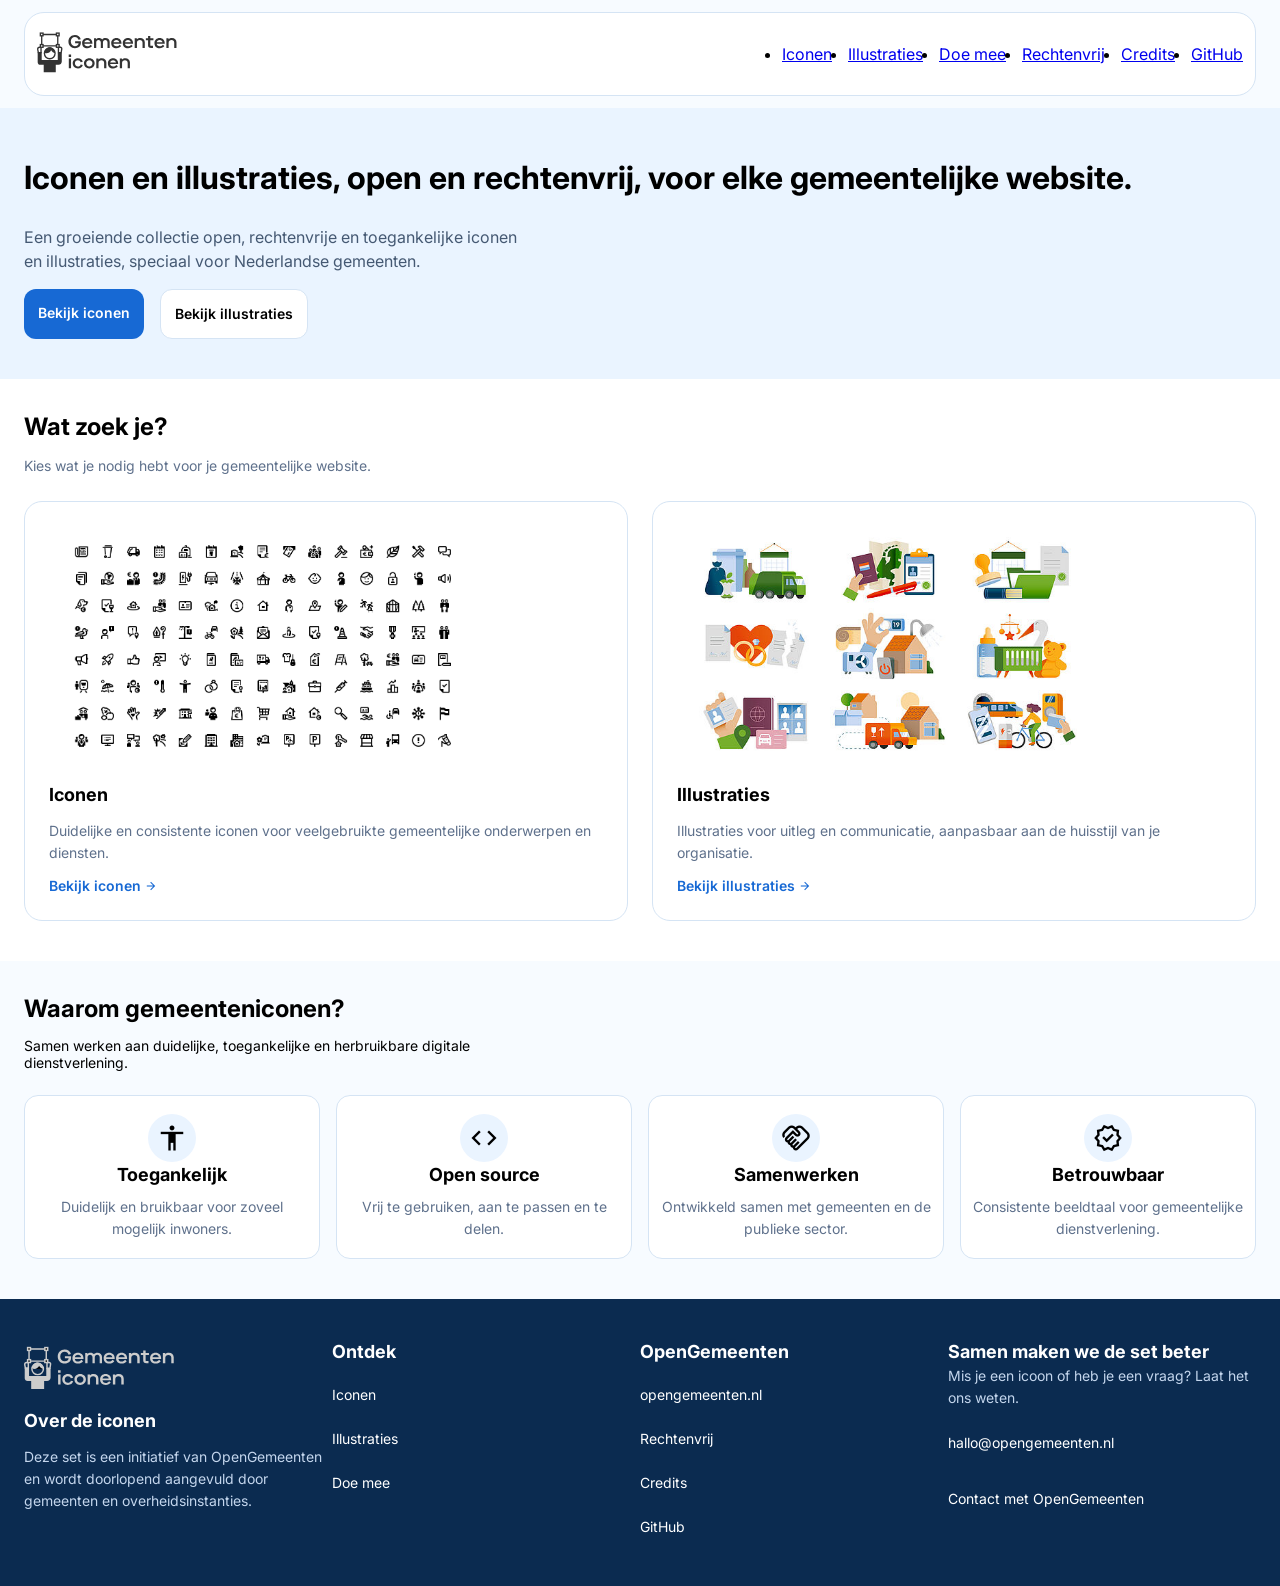
<file: index.html>
<!DOCTYPE html>
<html lang="nl">
    <head>
        <meta charset="UTF-8">
        <meta name="viewport" content="width=device-width, initial-scale=1.0">
        <title>Homepage</title>
        
        <!-- Algemene styling (laadt altijd en op elk apparaat) -->
        <link rel="stylesheet" href="styles/style.css">

        <!-- Styling van de homepagina-->
        <link rel="stylesheet" href="styles/homepagina.css">

        <!-- Material Symbols: zoekicoon, hamburgermenu, sluitknop, pijltje vooruit, toegankelijkheid, open source, samenwerken en betrouwbaar -->
        <link rel="stylesheet" href="https://fonts.googleapis.com/css2?family=Material+Symbols+Outlined:opsz,wght,FILL,GRAD@24,400,0,0&icon_names=accessibility,arrow_forward,close,code,handshake,menu,search,verified">

        <link rel="icon" href="assets/logo.svg">
        <script defer src="scripts/script.js"></script>
    </head>


    <body>
        <header>
            <a href="index.html"><img  class="logo" src="assets/logo.svg" alt="logo-gemeenteniconen"></a>
            <button class="hamburger-menu"><span class="material-symbols-outlined">menu</span></button>
            <nav class="nav">
                <ul>
                    <li><a href="iconen.html">Iconen</a></li>
                    <li><a href="#Illustraties">Illustraties</a></li>
                    <li><a href="#Doe-mee">Doe mee</a></li>
                    <li><a href="#Rechtenvrij">Rechtenvrij</a></li>
                    <li><a href="#credits">Credits</a></li>
                    <li><a class="github" href="https://github.com/OpenGemeenten/Iconenset/">GitHub</a></li>
                </ul>
                <button class="close-menu"><span class="material-symbols-outlined">close</span></button>
            </nav>
        </header>

        <main>
            <section class="hero-banner">
                <h1>Iconen en illustraties, open en rechtenvrij, voor elke gemeentelijke website.</h1>
                <p>Een groeiende collectie open, rechtenvrije en toegankelijke iconen en illustraties, speciaal voor Nederlandse gemeenten.</p>
                <div class="hero-knoppen">
                    <a class="primaire-knop" href="iconen.html">Bekijk iconen</a>
                    <a class="secundaire-knop" href="#Illustraties">Bekijk illustraties</a>   
                </div>
            </section>

        <section class="wat-zoek-je">
                <h2>Wat zoek je?</h2>
                <p>Kies wat je nodig hebt voor je gemeentelijke website.</p>
                
                <div class="keuze-kaarten">    
                    <div class="keuze-kaart">
                        <div class="keuze-kaart-afbeelding">
                            <img src="assets/iconenset-overzicht.png" alt="iconenset-overzicht"> 
                        </div>
                        <h3>Iconen</h3>
                        <p>Duidelijke en consistente iconen voor veelgebruikte gemeentelijke onderwerpen en diensten.</p>
                        <a href="iconen.html">Bekijk iconen<span class="material-symbols-outlined">arrow_forward</span></a>
                    </div>
                    
                    <div class="keuze-kaart">
                        <div class="keuze-kaart-afbeelding">
                            <img src="assets/illustraties.jpg" alt="illustraties-overzicht">
                        </div>
                        <h3>Illustraties</h3>
                        <p>Illustraties voor uitleg en communicatie, aanpasbaar aan de huisstijl van je organisatie.</p>
                        <a href="#illustraties">Bekijk illustraties<span class="material-symbols-outlined">arrow_forward</span></a>
                    </div>
                </div>
            </section>

            <section class="waarom-gemeenteiconen">
                <h2>Waarom gemeenteniconen?</h2>
                <p>Samen werken aan duidelijke, toegankelijke en herbruikbare digitale dienstverlening.</p>
                <div class="voordeel-kaarten">
                    <div class="voordeel-kaart">
                        <span class="material-symbols-outlined">accessibility</span>
                        <h3>Toegankelijk</h3>
                        <p>Duidelijk en bruikbaar voor zoveel mogelijk inwoners.</p>
                    </div>

                    <div class="voordeel-kaart">
                        <span class="material-symbols-outlined">code</span>
                        <h3>Open source</h3>
                        <p>Vrij te gebruiken, aan te passen en te delen.</p>
                    </div>

                    <div class="voordeel-kaart">
                        <span class="material-symbols-outlined">handshake</span>
                        <h3>Samenwerken</h3>
                        <p>Ontwikkeld samen met gemeenten en de publieke sector.</p>
                    </div>

                    <div class="voordeel-kaart">
                        <span class="material-symbols-outlined">verified</span>
                        <h3>Betrouwbaar</h3>
                        <p>Consistente beeldtaal voor gemeentelijke dienstverlening.</p>
                    </div>
                </div>
            </section>
        </main>

        <footer>
            <div class="over-iconen">
            <img class="logo-footer" src="assets/logo.svg" alt="logo-footer">
            <h3>Over de iconen</h3>
                <p>Deze set is een initiatief van OpenGemeenten en wordt doorlopend aangevuld door gemeenten en overheidsinstanties. </p> 
            </div>
            
            <div class="ontdek-blok">
                <h3>Ontdek</h3> 
                <ul class="ontdek">
                    <li> <a href="iconen.html">Iconen</a></li>
                    <li><a href="#Illustraties">Illustraties</a></li>
                    <li><a href="#Doe-mee">Doe mee</a></li>
                </ul>
            </div>

            <div class="informatie-blok">
                <h3>OpenGemeenten</h3>
                <ul class="informatie">
                    <li><a href="https://www.opengemeenten.nl/">opengemeenten.nl</a></li>
                    <li><a href="#Rechtenvrij">Rechtenvrij</a></li>
                    <li><a href="#credits">Credits</a></li>
                    <li><a class="github" href="https://github.com/OpenGemeenten/Iconenset/">GitHub</a></li>
                </ul>
            </div>
                
            <div class="contact-blok">
                <h3>Samen maken we de set beter</h3>
                <p class="contact-tekst">Mis je een icoon of heb je een vraag? Laat het ons weten.</p>
                <p class="mail-link"><a href="mailto:hallo@opengemeenten.nl">hallo@opengemeenten.nl</a></p>
                <p class="contact-link"><a href="https://www.opengemeenten.nl/contact">Contact met OpenGemeenten</a></p>
            </div>
        </footer>
    </body>
</html>
</file>
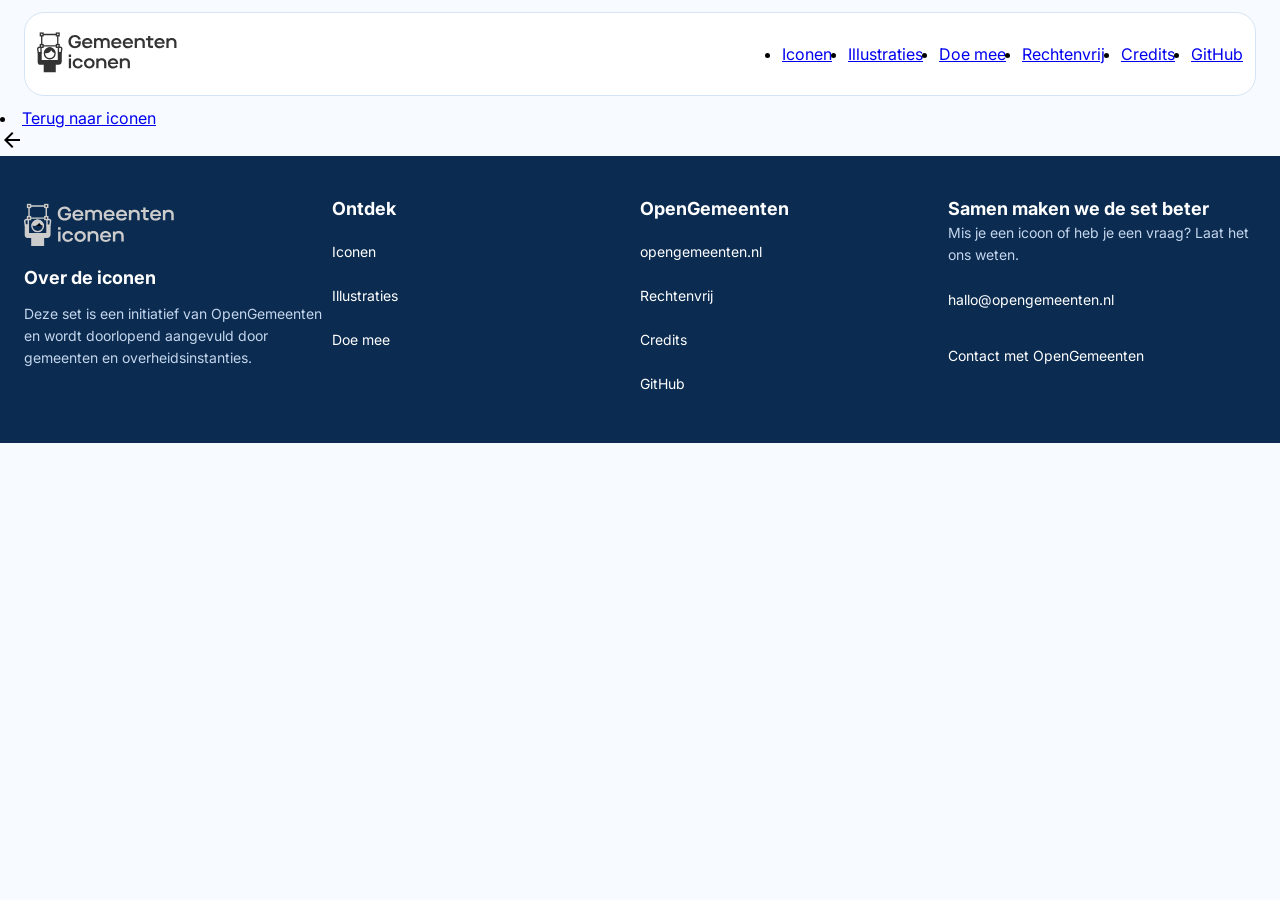
<file: detailpagina-iconen.html>
<!DOCTYPE html>
<html lang="nl">
    <head>
        <meta charset="UTF-8">
        <meta name="viewport" content="width=device-width, initial-scale=1.0">
        <title>Icoon detail</title>
        
        <!-- Algemene styling (laadt altijd en op elk apparaat) -->
        <link rel="stylesheet" href="styles/style.css">
        
        <!-- Material Symbols: zoekicoon, hamburgermenu, sluitknop, pijltje vooruit, toegankelijkheid, open source, samenwerken en betrouwbaar -->
        <link rel="stylesheet" href="https://fonts.googleapis.com/css2?family=Material+Symbols+Outlined:opsz,wght,FILL,GRAD@24,400,0,0&icon_names=accessibility,arrow_forward,close,code,handshake,menu,search,verified">
        
        <link rel="icon" href="assets/logo.svg">
        <script defer src="scripts/script.js"></script>
    </head>
    
    
    <body>
        <header>
            <a href="index.html"><img  class="logo" src="assets/logo.svg" alt="logo-gemeenteniconen"></a>
            <button class="hamburger-menu"><span class="material-symbols-outlined">menu</span></button>
            <nav class="nav">
                <ul>
                    <li><a href="iconen.html">Iconen</a></li>
                    <li><a href="#Illustraties">Illustraties</a></li>
                    <li><a href="#Doe-mee">Doe mee</a></li>
                    <li><a href="#Rechtenvrij">Rechtenvrij</a></li>
                    <li><a href="#credits">Credits</a></li>
                    <li><a class="github" href="https://github.com/OpenGemeenten/Iconenset/">GitHub</a></li>
                </ul>
                <button class="close-menu"><span class="material-symbols-outlined">close</span></button>
            </nav>
        </header>

        <main>
            <li> <a href="iconen.html">Terug naar iconen</a></li>
            <span class="material-symbols-outlined">arrow_back</span>
        
        </main>

        <footer>
            <div class="over-iconen">
            <img class="logo-footer" src="assets/logo.svg" alt="logo-footer">
            <h3>Over de iconen</h3>
            <p>Deze set is een initiatief van OpenGemeenten en wordt doorlopend aangevuld door gemeenten en overheidsinstanties. </p> 
            </div>
            
            <div class="ontdek-blok">
                <h3>Ontdek</h3> 
                <ul class="ontdek">
                    <li> <a href="iconen.html">Iconen</a></li>
                    <li><a href="#Illustraties">Illustraties</a></li>
                    <li><a href="#Doe mee">Doe mee</a></li>
                </ul>
            </div>

            <div class="informatie-blok">
                <h3>OpenGemeenten</h3>
                <ul class="informatie">
                    <li><a href="https://www.opengemeenten.nl/">opengemeenten.nl</a></li>
                    <li><a href="#Rechtenvrij">Rechtenvrij</a></li>
                    <li><a href="#credits">Credits</a></li>
                    <li><a class="github" href="https://github.com/OpenGemeenten/Iconenset/">GitHub</a></li>
                </ul>
            </div>
                
            <div class="contact-blok">
                <h3>Samen maken we de set beter</h3>
                <p class="contact-tekst">Mis je een icoon of heb je een vraag? Laat het ons weten.</p>
                <p class="mail-link"><a href="mailto:hallo@opengemeenten.nl">hallo@opengemeenten.nl</a></p>
                <p class="contact-link"><a href="https://www.opengemeenten.nl/contact">Contact met OpenGemeenten</a></p>
            </div>
            </footer>



    </body>
</html>
</file>
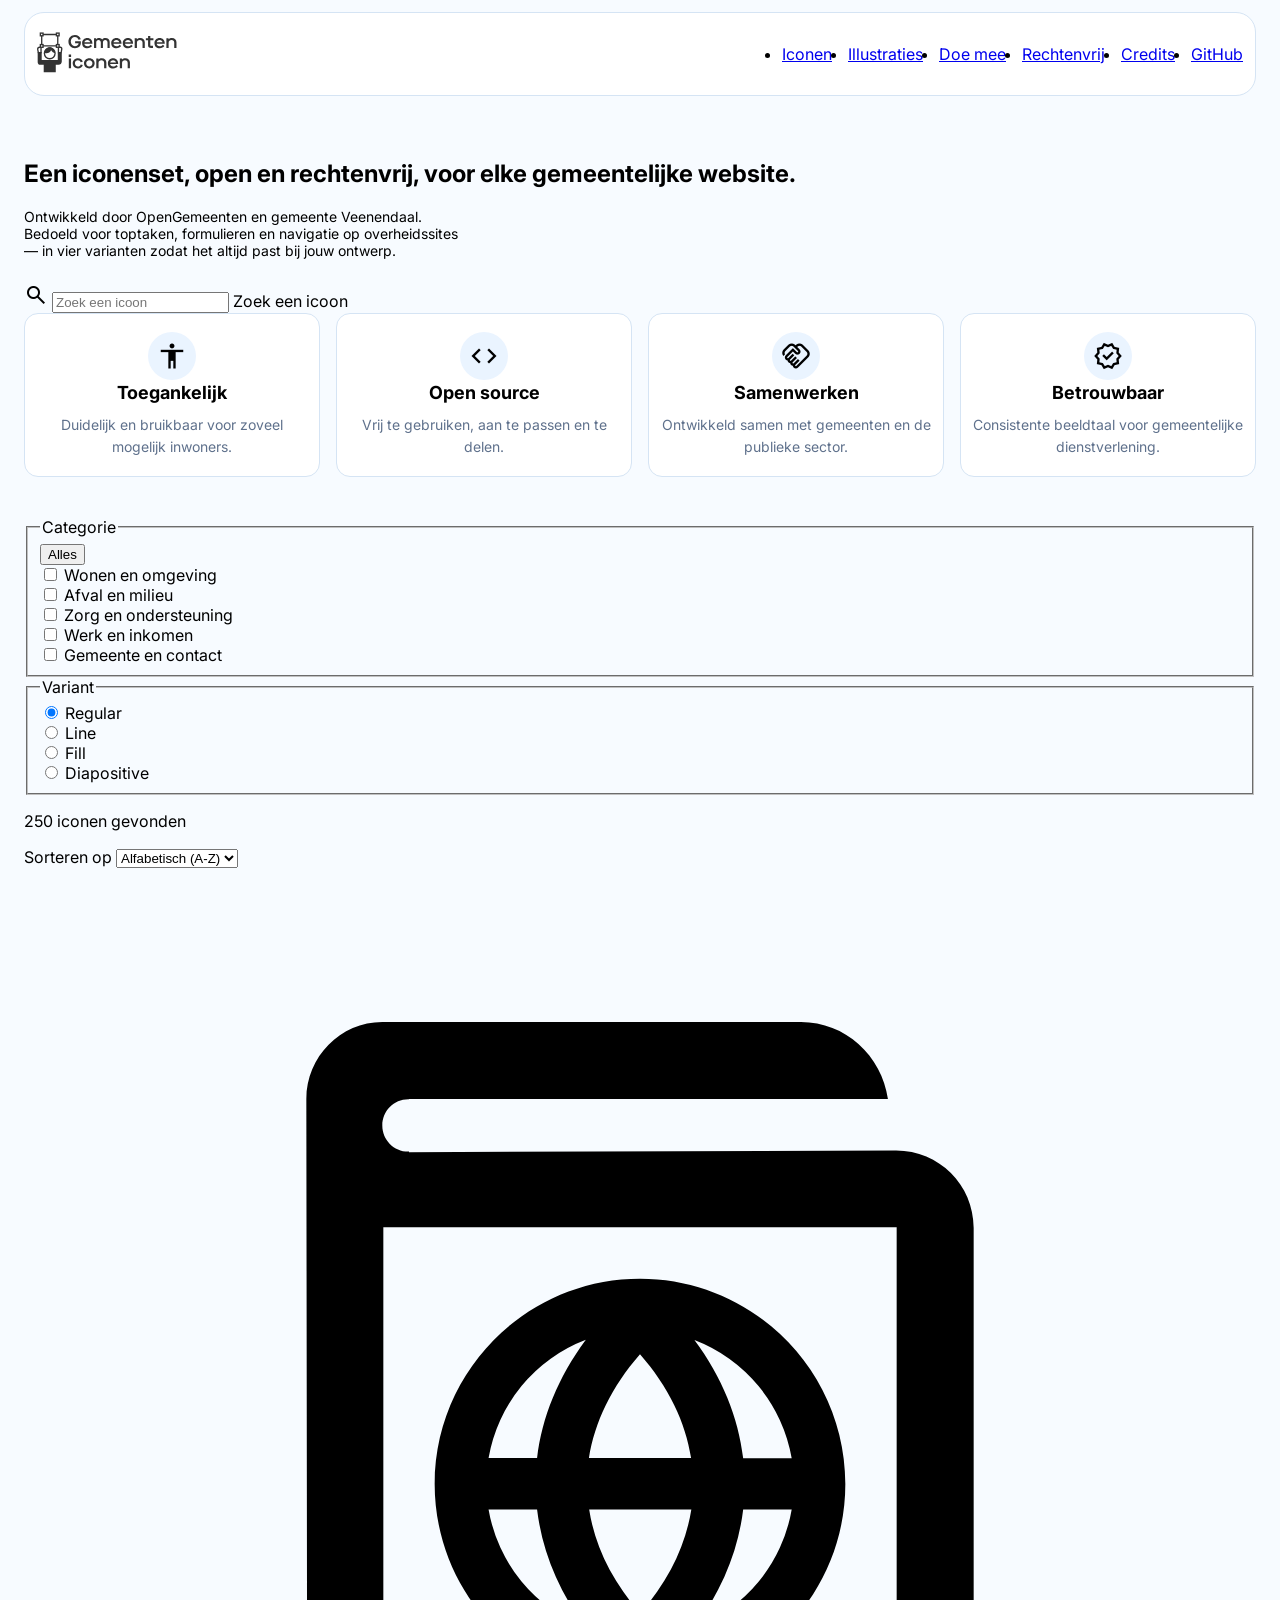
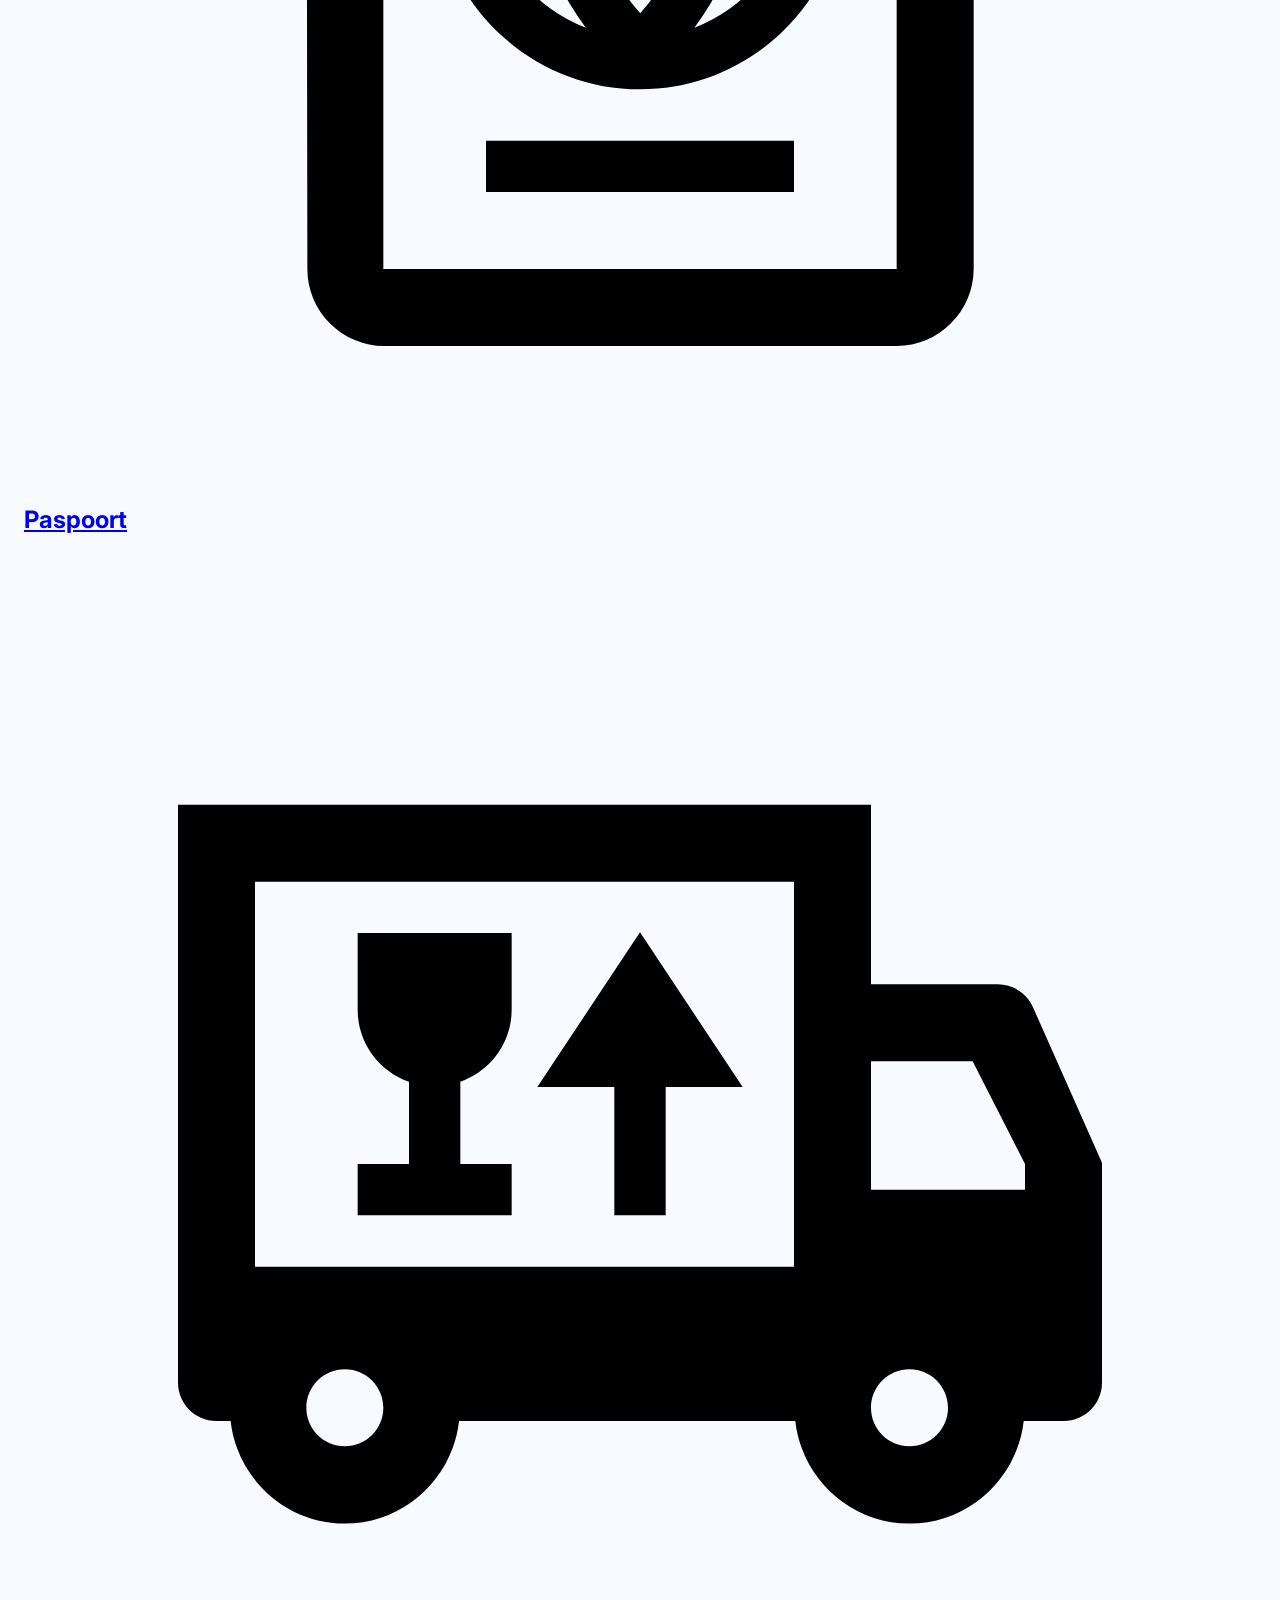
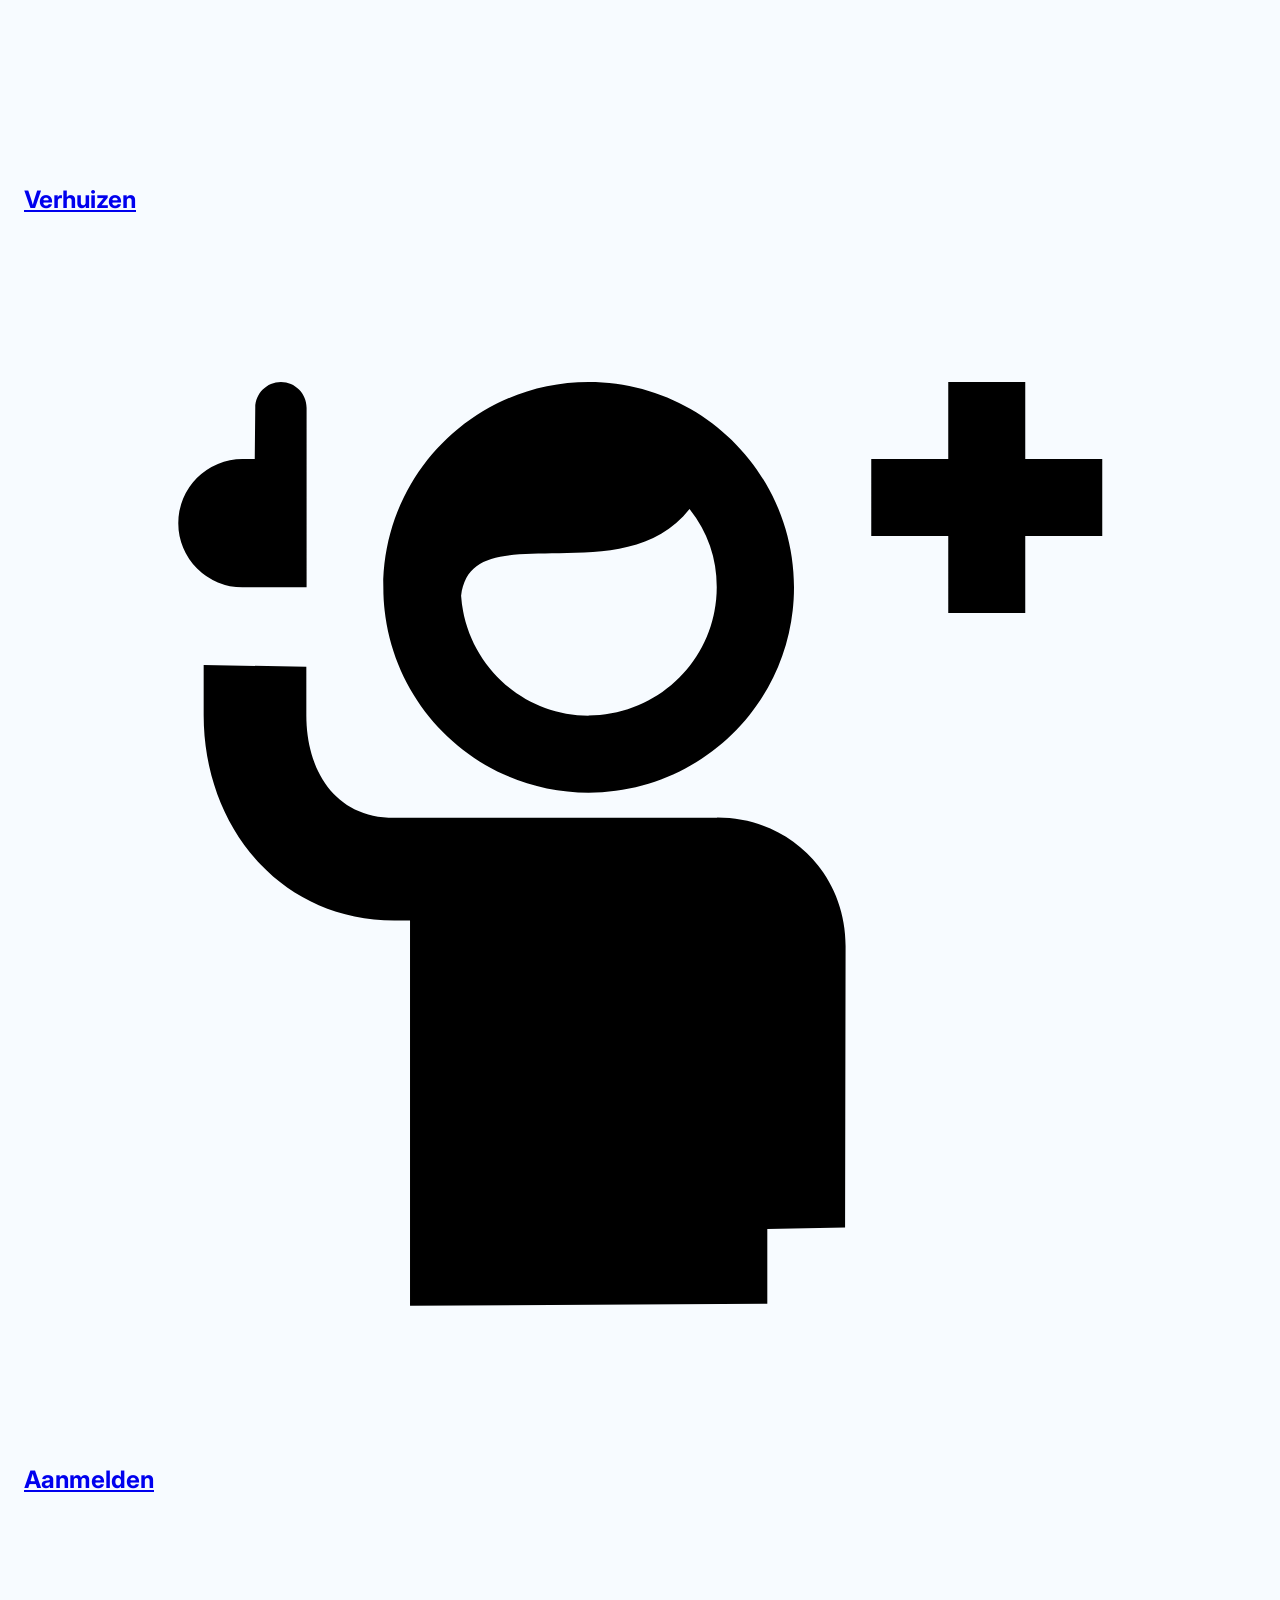
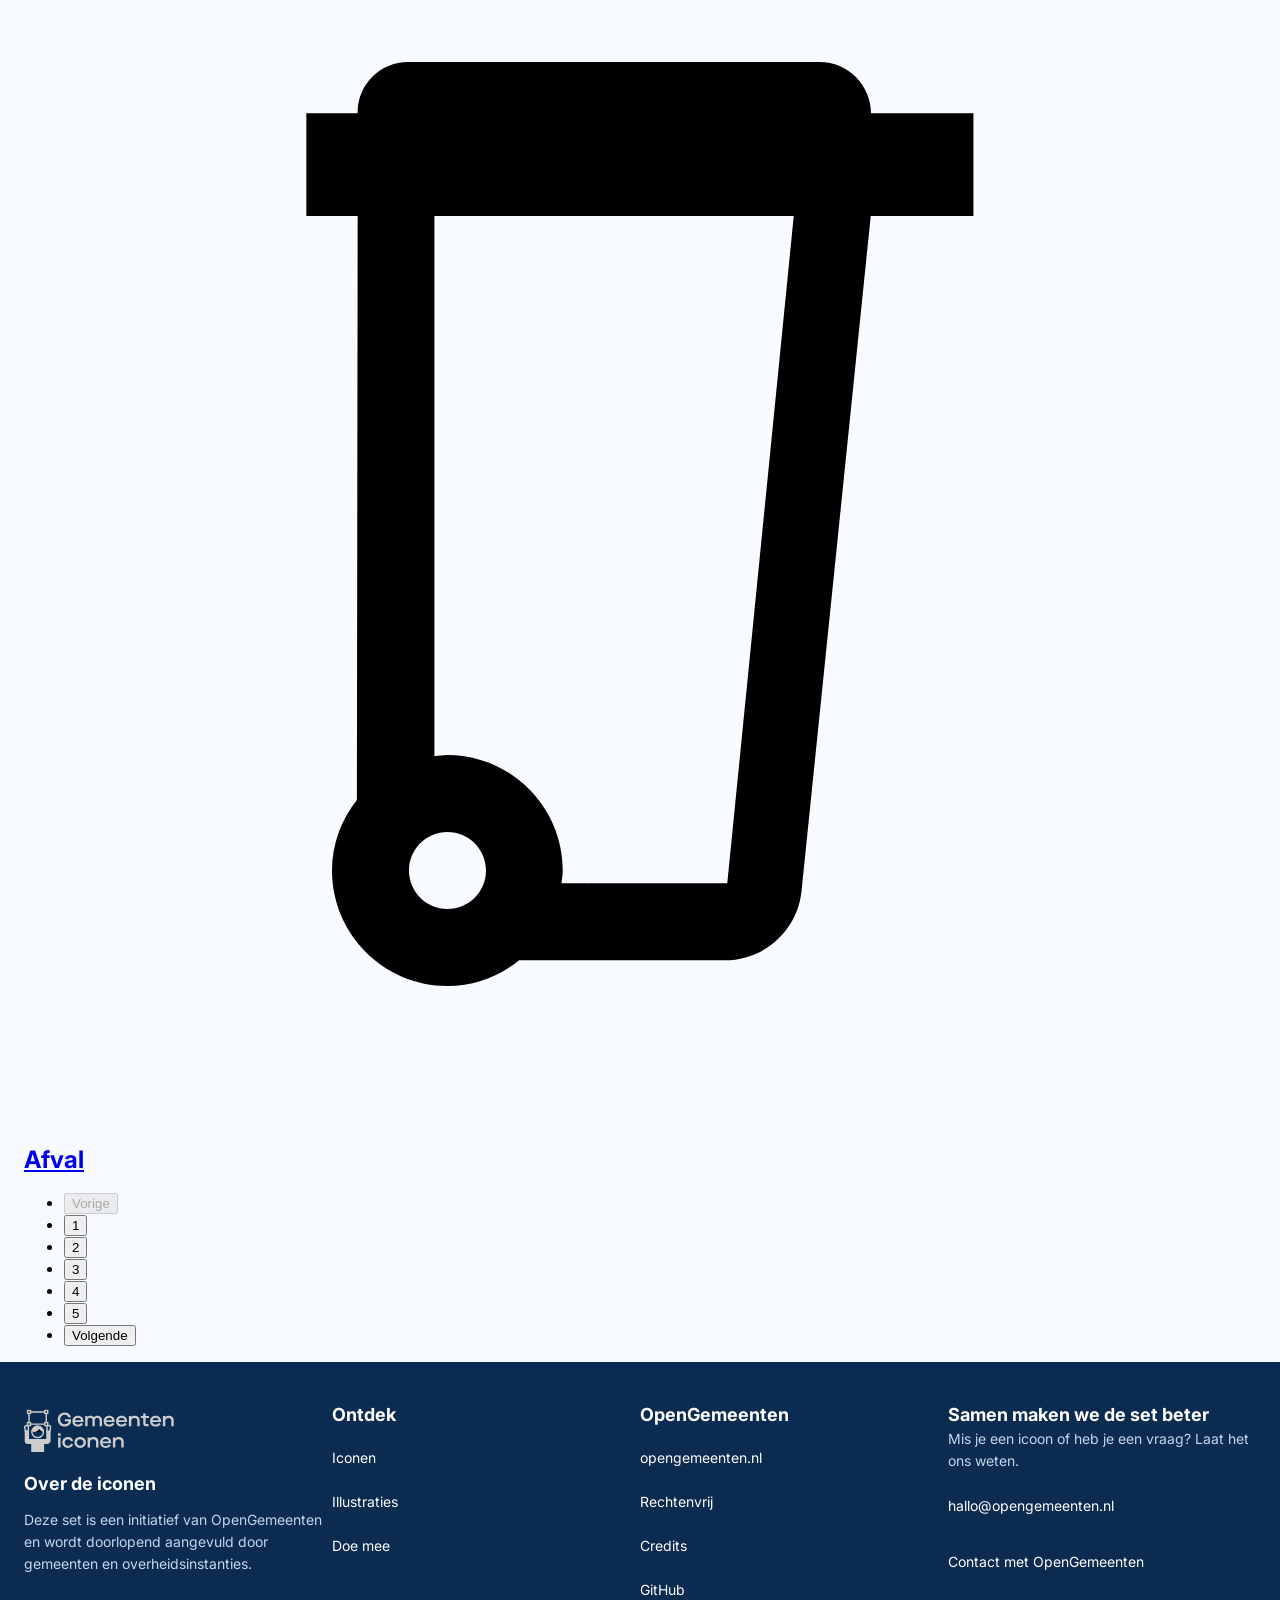
<file: iconen.html>
<!DOCTYPE html>
<html lang="nl">
    <head>
        <meta charset="UTF-8">
        <meta name="viewport" content="width=device-width, initial-scale=1.0">
        <title>Iconen</title>
        
        <!-- Algemene styling (laadt altijd en op elk apparaat) -->
        <link rel="stylesheet" href="styles/style.css">

        <!-- Styling van de iconenpagina-->
        <link rel="stylesheet" href="styles/iconen-pagina.css">
        
        <!-- Material Symbols: zoekicoon, hamburgermenu, sluitknop, pijltje vooruit, toegankelijkheid, open source, samenwerken en betrouwbaar -->
        <link rel="stylesheet" href="https://fonts.googleapis.com/css2?family=Material+Symbols+Outlined:opsz,wght,FILL,GRAD@24,400,0,0&icon_names=accessibility,arrow_forward,close,code,handshake,menu,search,verified">
        
        <link rel="icon" href="assets/logo.svg">
        <script defer src="scripts/script.js"></script>
    </head>

    <body>
        <header>
            <a href="index.html"><img  class="logo" src="assets/logo.svg" alt="logo-gemeenteniconen"></a>
            <button class="hamburger-menu"><span class="material-symbols-outlined">menu</span></button>
            <nav class="nav">
                <ul>
                    <li><a href="iconen.html">Iconen</a></li>
                    <li><a href="#Illustraties">Illustraties</a></li>
                    <li><a href="#Doe-mee">Doe mee</a></li>
                    <li><a href="#Rechtenvrij">Rechtenvrij</a></li>
                    <li><a href="#credits">Credits</a></li>
                    <li><a class="github" href="https://github.com/OpenGemeenten/Iconenset/">GitHub</a></li>
                </ul>
                <button class="close-menu"><span class="material-symbols-outlined">close</span></button>
            </nav>
        </header>

        <main>
            <section class="hero-banner-icons">
                <h1>Een iconenset, open en rechtenvrij, voor elke gemeentelijke website.</h1>
                <p> Ontwikkeld door OpenGemeenten en gemeente Veenendaal. Bedoeld voor toptaken, formulieren en navigatie op overheidssites — in vier varianten zodat het altijd past bij jouw ontwerp. </p>
                <span class="search-icon material-symbols-outlined"> search </span>
                <input type="search" id="search-input" name="search" placeholder="Zoek een icoon">
                <label for="search-input">Zoek een icoon</label>
                
                <div class="voordeel-kaarten">
                    <div class="voordeel-kaart">
                        <span class="material-symbols-outlined">accessibility</span>
                        <h2>Toegankelijk</h2>
                        <p>Duidelijk en bruikbaar voor zoveel mogelijk inwoners.</p>
                    </div>

                    <div class="voordeel-kaart">
                        <span class="material-symbols-outlined">code</span>
                        <h2>Open source</h2>
                        <p>Vrij te gebruiken, aan te passen en te delen.</p>
                    </div>

                    <div class="voordeel-kaart">
                        <span class="material-symbols-outlined">handshake</span>
                        <h2>Samenwerken</h2>
                        <p>Ontwikkeld samen met gemeenten en de publieke sector.</p>
                    </div>

                    <div class="voordeel-kaart">
                        <span class="material-symbols-outlined">verified</span>
                        <h2>Betrouwbaar</h2>
                        <p>Consistente beeldtaal voor gemeentelijke dienstverlening.</p>
                    </div>
                </div>
            </section>
            
            <section class="iconen-main">
                <div class="filters">
                    <fieldset>
                        <legend>Categorie</legend>
                        <button class="categorie-alles" type="button">Alles</button>

                        <div>
                            <input type="checkbox" id="wonen-en-omgeving" name="categorie" value="wonen-en-omgeving" />
                            <label for="wonen-en-omgeving">Wonen en omgeving</label>
                        </div>

                        <div>
                            <input type="checkbox" id="afval-en-milieu" name="categorie" value="afval-en-milieu"/>
                            <label for="afval-en-milieu">Afval en milieu</label>
                        </div>

                        <div>
                            <input type="checkbox" id="zorg-en-ondersteuning" name="categorie" value="zorg-en-ondersteuning"/>
                            <label for="zorg-en-ondersteuning">Zorg en ondersteuning</label>
                        </div>

                        <div>
                            <input type="checkbox" id="werk-en-inkomen" name="categorie" value="werk-en-inkomen"/>
                            <label for="werk-en-inkomen">Werk en inkomen</label>
                        </div>

                        <div>
                            <input type="checkbox" id="gemeente-en-contact" name="categorie" value="gemeente-en-contact"/>
                            <label for="gemeente-en-contact">Gemeente en contact</label>
                        </div>
                    </fieldset>

                    <fieldset>
                        <legend>Variant</legend>
                        
                        <div>
                            <input type="radio" id="regular" name="variant" value="regular" checked/>
                            <label for="regular">Regular</label>
                        </div>
                        
                        <div>
                            <input type="radio" id="line" name="variant" value="line" />
                            <label for="line">Line</label>
                        </div>

                        <div>
                            <input type="radio" id="fill" name="variant" value="fill"/>
                            <label for="fill">Fill</label>
                        </div>

                        <div>
                            <input type="radio" id="diapositive" name="variant" value="diapositive"/>
                            <label for="diapositive">Diapositive</label>
                        </div>
                    </fieldset>
                </div>
                 
                <div class="results">
                    <div class="results-bar">
                        <p> 250 iconen gevonden</p>
                        <div class="sorteren-op">
                            <label for="sort-select">Sorteren op</label>
                    
                            <select name="sort" id="sort-select">
                                <option value="name-asc">Alfabetisch (A-Z)</option>
                                <option value="name-desc">Alfabetisch (Z-A)</option>
                                <option value="newest">Meest recent</option>
                            </select>   
                        </div>
                    </div>
                    
                    <div class="iconen-grid">   
                            <a href="detailpagina.html" class="iconen-kaart">
                                <img src="Iconenset-master/Svg/Regular/Paspoort.svg" alt="Paspoort">
                                <h2>Paspoort</h2>  
                            </a>

                            <a href="detailpagina.html" class="iconen-kaart">
                                <img src="Iconenset-master/Svg/Regular/Verhuizen.svg" alt="Verhuizen">
                                <h2>Verhuizen</h2>  
                            </a>

                            <a href="detailpagina.html" class="iconen-kaart">
                                <img src="Iconenset-master/Svg/Regular/Aanmelden.svg" alt="Aanmelden">
                                <h2>Aanmelden</h2>  
                            </a>

                            <a href="detailpagina.html" class="iconen-kaart">
                                <img src="Iconenset-master/Svg/Regular/Afval.svg" alt="Afval">
                                <h2>Afval</h2>  
                            </a>
                    </div>

                    <nav class="pagenumbering">
                        <ul>
                            <li><button type="button" disabled>Vorige</button></li>
                            <li><button type="button" class="active">1</button></li>
                            <li><button type="button">2</button></li>
                            <li><button type="button">3</button></li>
                            <li><button type="button">4</button></li>
                            <li><button type="button">5</button></li>
                            <li><button type="button">Volgende</button></li>
                        </ul>
                    </nav>
                </div> 
            </section>


        </main>

        <footer>
                <div class="over-iconen">
                <img class="logo-footer" src="assets/logo.svg" alt="logo-footer">
                <h3>Over de iconen</h3>
                    <p>Deze set is een initiatief van OpenGemeenten en wordt doorlopend aangevuld door gemeenten en overheidsinstanties. </p> 
                </div>
                
                <div class="ontdek-blok">
                    <h3>Ontdek</h3> 
                    <ul class="ontdek">
                        <li> <a href="iconen.html">Iconen</a></li>
                        <li><a href="#Illustraties">Illustraties</a></li>
                        <li><a href="#Doe mee">Doe mee</a></li>
                    </ul>
                </div>

                <div class="informatie-blok">
                    <h3>OpenGemeenten</h3>
                    <ul class="informatie">
                        <li><a href="https://www.opengemeenten.nl/">opengemeenten.nl</a></li>
                        <li><a href="#Rechtenvrij">Rechtenvrij</a></li>
                        <li><a href="#credits">Credits</a></li>
                        <li><a class="github" href="https://github.com/OpenGemeenten/Iconenset/">GitHub</a></li>
                    </ul>
                </div>
                    
                <div class="contact-blok">
                    <h3>Samen maken we de set beter</h3>
                    <p class="contact-tekst">Mis je een icoon of heb je een vraag? Laat het ons weten.</p>
                    <p class="mail-link"><a href="mailto:hallo@opengemeenten.nl">hallo@opengemeenten.nl</a></p>
                    <p class="contact-link"><a href="https://www.opengemeenten.nl/contact">Contact met OpenGemeenten</a></p>
                </div>
            </footer>
    </body>
</html>
</file>
<file: styles/style.css>
@import url('https://fonts.googleapis.com/css2?family=Inter:ital,opsz,wght@0,14..32,100..900;1,14..32,100..900&display=swap');

body {
    margin: 0;
    background-color: #F7FBFF;
    font-family: "Inter", sans-serif;
    font-weight: 400;
    letter-spacing: 0;
}

/* H2 sectiekoppen */
h2 {
    font-size: 1.5em;
    font-weight: 700;
    line-height: 32px;
    margin: 0;
    margin-bottom: 12px;
}

img {
    max-width: 100%;
}

p {
    max-width:32em;
}



/************/
/* HET MENU */
/************/
.nav {
  position: fixed;
  inset: 0;
  translate: -100%;
  
  @media (prefers-reduced-motion: no-preference) {
    transition-duration: .2s;
  }

  @media (width >= 64em) {
    position: static;
    background: none;
    translate: 0;
  }
}

/* als menu open is */
.nav.is-open {
  translate: 0;
}

/* als menu dicht is */
.nav.is-closed {
  translate: -100%;
}

.nav button {
  @media (width >= 64em) {
    display: none;
  }
}

.nav ul {
  @media (width > 64em) {
    display: flex;
    gap: 1em;
  }
}

.nav a {
  @media (width > 64em) {
    border: none;
    flex-direction: column;  
  }

  @media (width > 57em) {
    flex-direction: row;

    img {
      height: 3em;
    }
  }
}

/* header */
header {
    display: flex;
    justify-content: space-between;
    align-items: center;
    margin: 12px 24px;
    padding: 12px;
    background-color: white;
    border: 1px solid #D5E4F4;
    border-radius: 20px;

    .hamburger-menu {
        background-color: #EAF4FF;
        border-radius: 50%;
        border: none;
        width: 50px;
        height: 50px;
        display: flex;
        justify-content: center;
        align-items: center;

        @media (width >= 64em) {
            display: none;
        }
    }

    
}

header > a:last-of-type {
   @media (width > 38em) {
    border: none;
    flex-direction: column; 
  }

  @media (width > 57em) {
    flex-direction: row;
  }
}

.logo {
    width: 150px;
    height: auto;
}

main > section {
    padding: 0px 24px;
}

/* Footer */
footer {
    background-color: #0B2B50;
    font-size: 14px;
    font-weight: 400;
    line-height: 22px;
    padding: 40px 24px 48px 24px;

    h3 {
        font-size: 18px;
        font-weight: 700;
        line-height: 26px;
        color: white;
        margin: 0;
    }

    p {
        font-size: 14px;
        font-weight: 400;
        line-height: 22px;
        color: #C4D6ED;
        margin: 0;
    }

    ul {
        margin: 0;
        padding: 0;
        list-style: none;

        display: grid;
        gap: 22px;
    }

    a {
        text-decoration: none;
        color: white;
    }

    .logo-footer {
        filter: invert(100%);
        width: 161px;
        height: auto;
        display: block;
        margin-bottom: 12px;
    }

    .over-iconen, .ontdek-blok, .informatie-blok {
        margin-bottom: 39px;

        /* Tablet */
        @media (width >= 768px) {
            margin-bottom: 0;  
        }
    }

    .over-iconen h3 {
        margin-bottom: 12px;
    }

    .ontdek-blok h3, .informatie-blok h3 {
        margin-bottom: 19px;
    }

    .contact-tekst {
        margin-bottom: 23px;
    }

    .mail-link {
        margin-bottom: 34px;
    }

    @media (width >= 768px){
        display: grid;
        grid-template-columns: 1fr 1fr;
    }

    @media (width >= 1024px ) {
        display: grid;
        grid-template-columns: 1fr 1fr 1fr 1fr;
    }
}
</file>
<file: styles/homepagina.css>
.hero-banner {
    background-color: #EAF4FF;
    padding: 24px 24px 40px 24px;

    h1 {
        font-weight: 700;
        font-size: 32px;
        line-height: 40px;
    }

    p {
        font-size: 16px;
        line-height: 24px;
        color: #455973;
    }

    .hero-knoppen {
        display: flex;
        flex-wrap:wrap;
        gap: 8px;
        font-size: 14px;
        line-height: 20px;

        /* Grotere telefoons */
        @media (width >= 360px) {
            gap: 16px;
        
            a {
            font-size: 14px;
            }
        }
    }

    a {
        font-size: 13px; /* bah */
        font-weight: 600;
        line-height: 48px;
        box-sizing: border-box;
        padding-inline:1em;

        text-decoration: none;
        border-radius: 12px;
        white-space: nowrap;
    }

    .primaire-knop {
        background-color: #1769D4;
        color: white;
    }   

.secundaire-knop {
        background-color: white;
        color: black;
        border: 1px solid #D5E4F4;
    }

    /* Grotere telefoons */
    @media (width >= 360px) {
        .hero-knoppen {
            gap: 16px;
        }

         a {
            font-size: 14px;
        }

    }
}

/* Wat zoek je */
.wat-zoek-je {
    background-color: white;
    padding: 32px 24px 40px 24px;

    p {
        font-size: 14px;
        line-height: 22px;
        color: #5F718C;
        margin: 0;
        margin-bottom: 24px; 
    }

    .keuze-kaarten {
        display: grid;
        grid-template-columns: 1fr;
        gap: 24px;
        
        h3 {
            font-size: 18px;
            font-weight: 700;
            line-height: 26px;
            margin: 0;
        }

        p {
            font-size: 14px;
            line-height: 22px;
            color: #5F718C;
            margin: 0;
        }

        a {
            font-size: 14px;
            font-weight: 600;
            line-height: 20px;
            color: #1769D4;

            display: inline-flex;
            align-items: center;
            gap: 3px;
            text-decoration: none;
        }

        .material-symbols-outlined {
            font-size: 14px;
            line-height: 20px;
        }

        /* Tablet */
        @media (width >= 768px) {
            grid-template-columns: 1fr 1fr;            
        }
    }

    .keuze-kaart {
        border: 1px solid #D5E4F4;
        border-radius: 18px;
        padding: 24px;
        background-color: white;
        display: grid;
        grid-template-columns: 1fr;
        gap: 12px;
        
        img {
            width: auto;
            height: 180px;
            object-fit: cover;
            object-position: center;
        }    
        
        p {
            max-width: none;
        }
        @media (width >= 1024px) {
            img {
                height: 240px;
            }
        }
    }

}

/* Waarom gemeenteniconen */
.waarom-gemeenteiconen {
    background-color: #F7FBFF;
    padding: 32px 24px 40px 24px;

    p {
        font-size: 14px;
        line-height: normal;
        margin: 0;
        margin-bottom: 24px;
    }

    .voordeel-kaarten {
        display: grid;
        grid-template-columns: 1fr 1fr;
        gap: 16px;

        h3 {
            font-size: 16px;
            font-weight: 700;
            line-height: 24px;
            text-align: center;
            margin: 0;
            
            @media (width >= 360px) {
                font-size: 18px;
                line-height: 26px;
            }  
        }

        p {
            font-size: 14px;
            line-height: 22px;
            text-align: center;
            margin: 0;
            margin-top: 8px;
            margin-bottom: 18px;
            color: #5F718C;
            padding-left: 8px;
            padding-right: 8px;
        }

        /* Desktop */
        @media (width >= 1024px) {
            grid-template-columns: 1fr 1fr 1fr 1fr;
        }
    }

    .voordeel-kaart {
        border: 1px solid #D5E4F4;
        border-radius: 14px;
        background-color: white;
        display: flex;
        flex-direction: column;
        align-items: center;
        
        .material-symbols-outlined {
            background-color: #EAF4FF;
            border-radius: 50%;
            border: none;
            width: 48px;
            height: 48px;
            display: flex;
            justify-content: center;
            align-items: center;
            margin: 0;
            margin-top: 18px;
            font-size: 30px;
        }
    }
}
</file>
<file: styles/iconen-pagina.css>
.hero-banner-icons {
    background-color: #F7FBFF;
    padding: 32px 24px 40px 24px;

    p {
        font-size: 14px;
        line-height: normal;
        margin: 0;
        margin-bottom: 24px;
    }

    .voordeel-kaarten {
        display: grid;
        grid-template-columns: 1fr 1fr;
        gap: 16px;

        h2 {
            font-size: 16px;
            font-weight: 700;
            line-height: 24px;
            text-align: center;
            margin: 0;
            
            @media (width >= 360px) {
                font-size: 18px;
                line-height: 26px;
            }  
        }

        p {
            font-size: 14px;
            line-height: 22px;
            text-align: center;
            margin: 0;
            margin-top: 8px;
            margin-bottom: 18px;
            color: #5F718C;
            padding-left: 8px;
            padding-right: 8px;
        }

        /* Desktop */
        @media (width >= 1024px) {
            grid-template-columns: 1fr 1fr 1fr 1fr;
        }
    }

    .voordeel-kaart {
        border: 1px solid #D5E4F4;
        border-radius: 14px;
        background-color: white;
        display: flex;
        flex-direction: column;
        align-items: center;
        
        .material-symbols-outlined {
            background-color: #EAF4FF;
            border-radius: 50%;
            border: none;
            width: 48px;
            height: 48px;
            display: flex;
            justify-content: center;
            align-items: center;
            margin: 0;
            margin-top: 18px;
            font-size: 30px;
        }
    }
}
</file>
